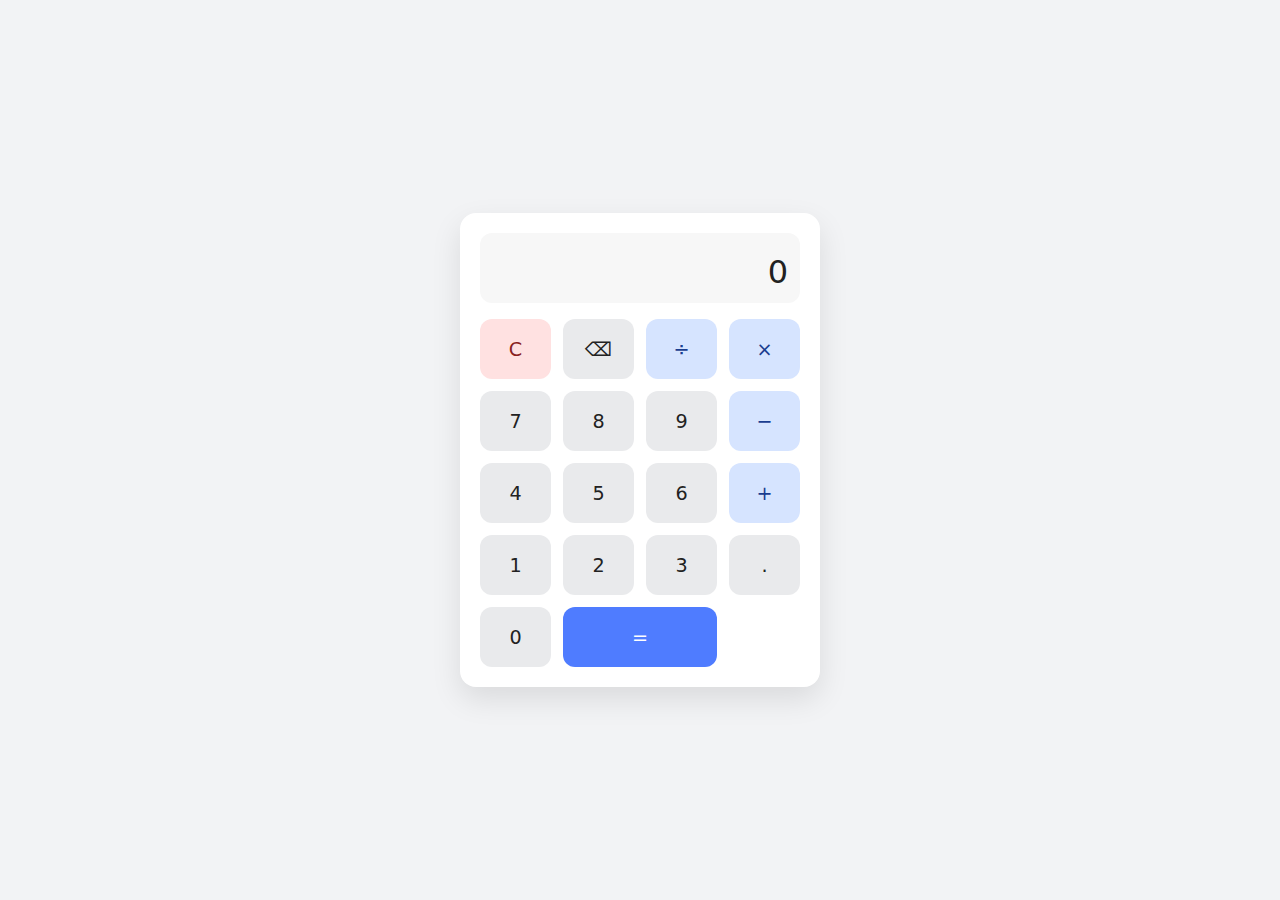
<file: L1-T1-calculator/index.html>
<!DOCTYPE html>
<html lang="en">
<head>
    <meta charset="UTF-8" />
    <meta name="viewport" content="width=device-width, initial-scale=1.0" />
    <title>Calculator</title>
    <link rel="stylesheet" href="design.css">
</head>
<body>

<div class="calculator">
    <div id="display" class="display">0</div>

    <div class="buttons">
        <button class="clear" data-action="clear">C</button>
        <button data-action="delete">⌫</button>
        <button class="operator" data-value="/">÷</button>
        <button class="operator" data-value="*">×</button>

        <button data-value="7">7</button>
        <button data-value="8">8</button>
        <button data-value="9">9</button>
        <button class="operator" data-value="-">−</button>

        <button data-value="4">4</button>
        <button data-value="5">5</button>
        <button data-value="6">6</button>
        <button class="operator" data-value="+">+</button>

        <button data-value="1">1</button>
        <button data-value="2">2</button>
        <button data-value="3">3</button>
        <button data-value=".">.</button>

        <button data-value="0">0</button>
        <button class="equals" data-action="calculate">=</button>
    </div>
</div>

<script src="logic.js"></script>
</body>
</html>
</file>
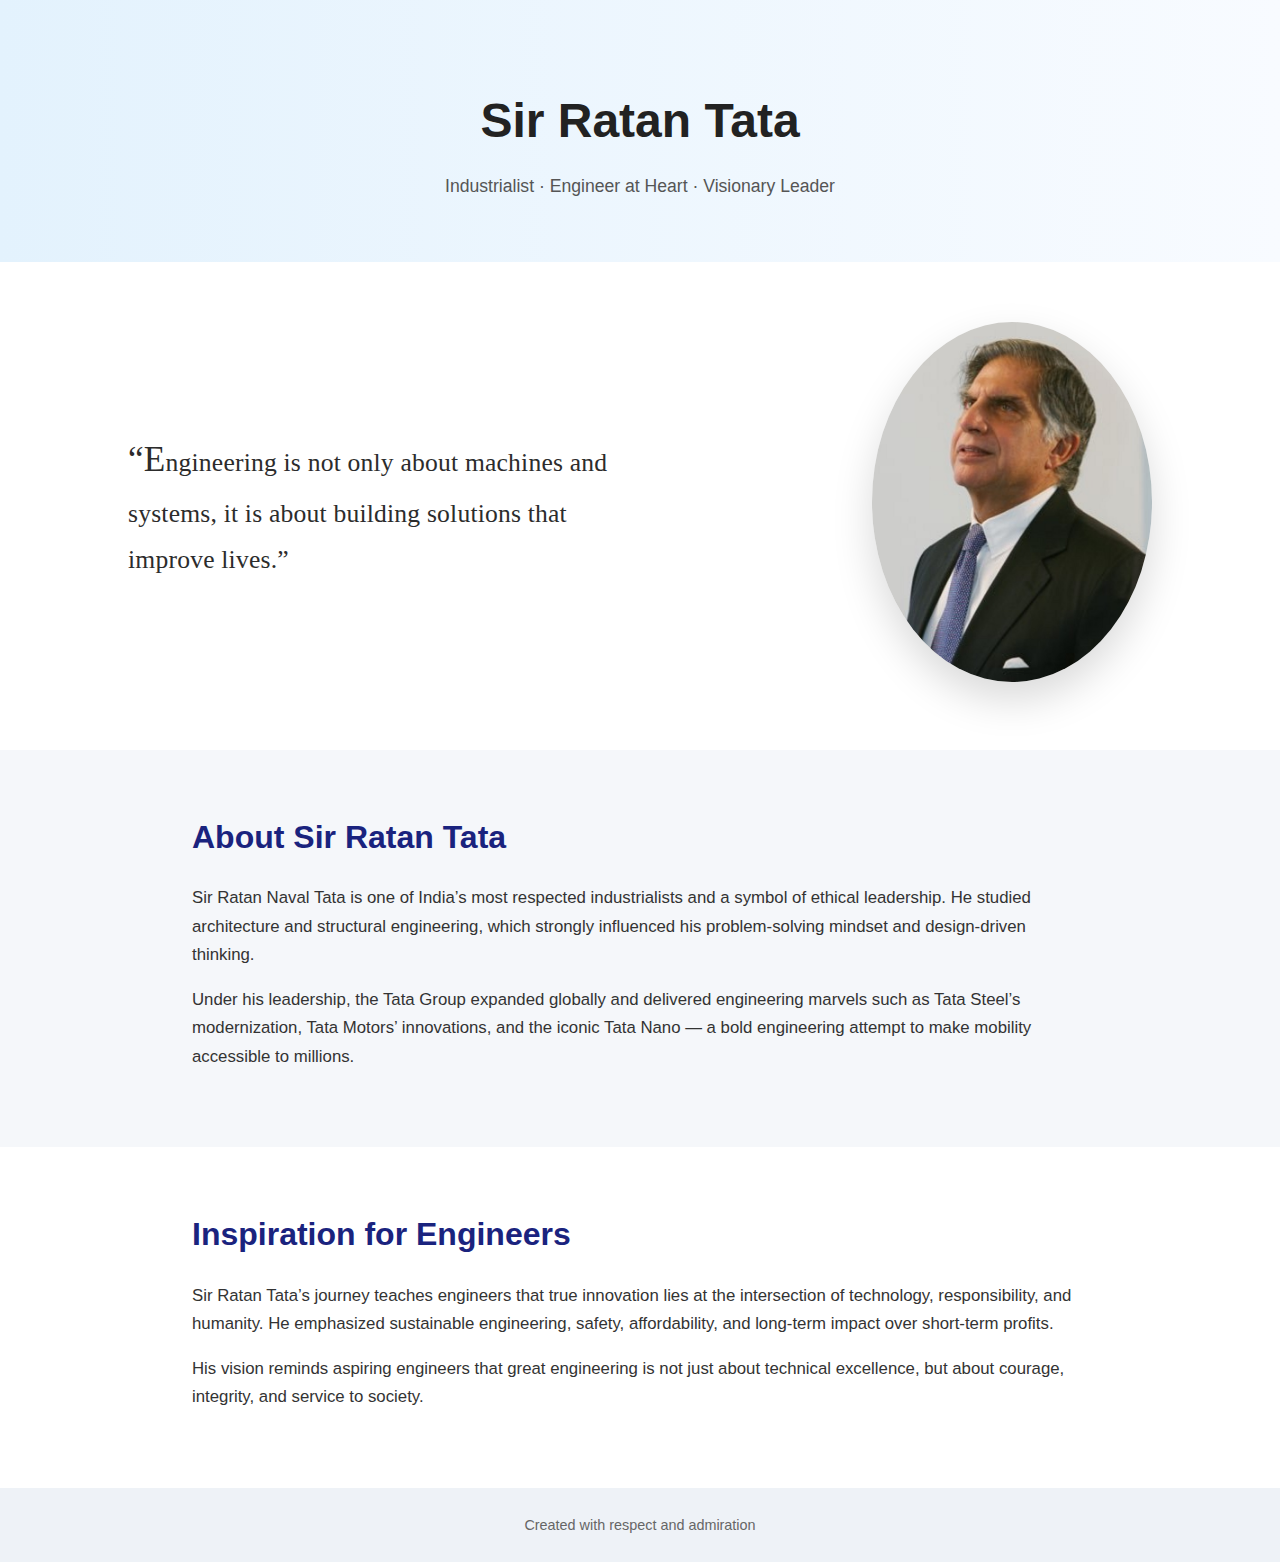
<file: L1-T2-tributepage/index.html>
<!DOCTYPE html>
<html lang="en">
<head>
    <meta charset="UTF-8">
    <title>Tribute to Ratan Tata</title>
    <link rel="stylesheet" href="style.css">
</head>
<body>

    <section class="hero">
        <h1>Sir Ratan Tata</h1>
        <p class="subtitle">Industrialist · Engineer at Heart · Visionary Leader</p>
    </section>

    <section class="intro">
        
        <div class="intro-text">
            <p>
                “Engineering is not only about machines and systems,
                it is about building solutions that improve lives.”
            </p>
        </div>
        <div class="intro-image">
            <img src="ratan-tata.jpg" alt="Ratan Tata">
        </div>
    </section>

    <section class="content">
        <h2>About Sir Ratan Tata</h2>
        <p>
            Sir Ratan Naval Tata is one of India’s most respected industrialists
            and a symbol of ethical leadership. He studied architecture and
            structural engineering, which strongly influenced his problem-solving
            mindset and design-driven thinking.
        </p>
        <p>
            Under his leadership, the Tata Group expanded globally and delivered
            engineering marvels such as Tata Steel’s modernization, Tata Motors’
            innovations, and the iconic Tata Nano — a bold engineering attempt to
            make mobility accessible to millions.
        </p>
    </section>

    <section class="content light">
        <h2>Inspiration for Engineers</h2>
        <p>
            Sir Ratan Tata’s journey teaches engineers that true innovation
            lies at the intersection of technology, responsibility, and humanity.
            He emphasized sustainable engineering, safety, affordability,
            and long-term impact over short-term profits.
        </p>
        <p>
            His vision reminds aspiring engineers that great engineering
            is not just about technical excellence, but about courage,
            integrity, and service to society.
        </p>
    </section>

    <footer>
        <p>Created with respect and admiration</p>
    </footer>

</body>
</html>
</file>
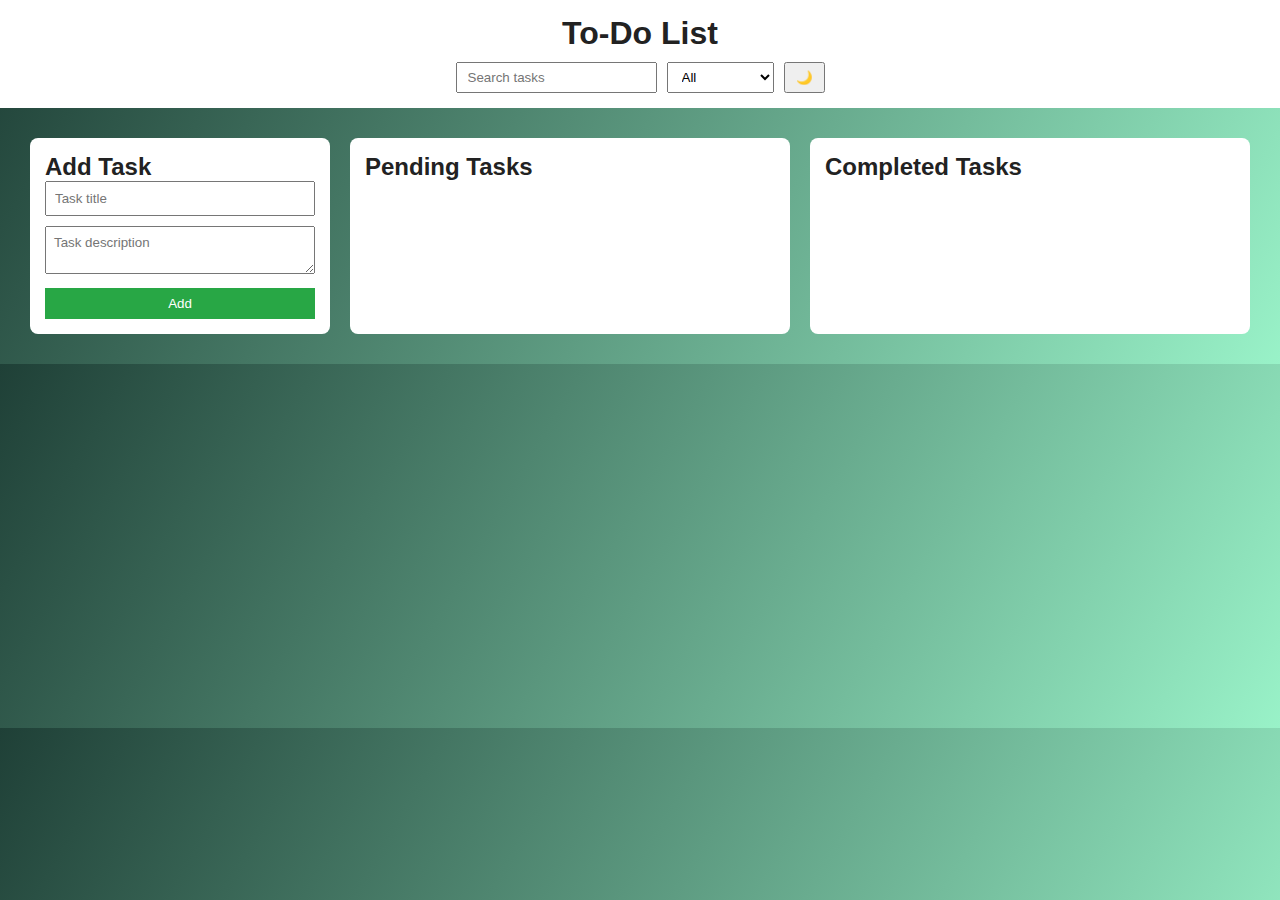
<file: L1-T3-todolist/index.html>
<!DOCTYPE html>
<html lang="en">
<head>
    <meta charset="UTF-8">
    <title>To-Do List</title>
    <link rel="stylesheet" href="style.css">
</head>
<body>

<header>
    <h1>To-Do List</h1>

    <div class="controls">
        <input type="text" id="search" placeholder="Search tasks">
        <select id="filter">
            <option value="all">All</option>
            <option value="pending">Pending</option>
            <option value="completed">Completed</option>
        </select>
        <button id="themeToggle">🌙</button>
    </div>
</header>

<main class="container">

    <section class="add-task">
        <h2>Add Task</h2>
        <input type="text" id="title" placeholder="Task title">
        <textarea id="description" placeholder="Task description"></textarea>
        <button id="addBtn">Add</button>
    </section>

    <section class="task-section" id="pendingSection">
        <h2>Pending Tasks</h2>
        <div id="pendingTasks" class="task-list"></div>
    </section>

    <section class="task-section" id="completedSection">
        <h2>Completed Tasks</h2>
        <div id="completedTasks" class="task-list"></div>
    </section>

</main>

<script src="script.js"></script>
</body>
</html>
</file>
<file: L1-T1-calculator/design.css>
* {
    box-sizing: border-box;
    font-family: system-ui, -apple-system, BlinkMacSystemFont, "Segoe UI", Roboto, sans-serif;
}

body {
    margin: 0;
    min-height: 100vh;
    display: flex;
    align-items: center;
    justify-content: center;
    background: #f2f3f5;
}

.calculator {
    width: 100%;
    max-width: 360px;
    background: #ffffff;
    border-radius: 16px;
    box-shadow: 0 12px 30px rgba(0, 0, 0, 0.1);
    padding: 20px;
}

.display {
    width: 100%;
    height: 70px;
    border-radius: 12px;
    background: #f7f7f7;
    margin-bottom: 16px;
    padding: 12px;
    display: flex;
    align-items: flex-end;
    justify-content: flex-end;
    font-size: 2rem;
    font-weight: 500;
    color: #222;
    overflow-x: auto;
}

.buttons {
    display: grid;
    grid-template-columns: repeat(4, 1fr);
    gap: 12px;
}

button {
    height: 60px;
    border: none;
    border-radius: 12px;
    font-size: 1.2rem;
    font-weight: 500;
    cursor: pointer;
    background: #e9eaec;
    color: #222;
    transition: background 0.15s ease, transform 0.05s ease;
}

button:hover {
    background: #dcdde0;
}

button:active {
    transform: scale(0.97);
}

.operator {
    background: #d6e4ff;
    color: #1a3d8f;
}

.operator:hover {
    background: #c6d8ff;
}

.equals {
    grid-column: span 2;
    background: #4f7cff;
    color: #ffffff;
}

.equals:hover {
    background: #436ae0;
}

.clear {
    background: #ffe1e1;
    color: #8a1f1f;
}

.clear:hover {
    background: #ffd1d1;
}
</file>
<file: L1-T2-tributepage/style.css>
* {
    margin: 0;
    padding: 0;
    box-sizing: border-box;
    font-family: "Segoe UI", Roboto, Helvetica, Arial, sans-serif;
}

body {
    background: #f5f7fa;
    color: #222;
    line-height: 1.7;
}

/* Hero Section */
.hero {
    padding: 80px 20px 60px;
    text-align: center;
    background: linear-gradient(to right, #e3f2fd, #f8fbff);
}

.hero h1 {
    font-size: 3rem;
    font-weight: 600;
}

.subtitle {
    margin-top: 10px;
    font-size: 1.1rem;
    color: #555;
}

/* Intro Section */
.intro {
    display: flex;
    align-items: center;
    justify-content: space-between;
    padding: 60px 10%;
    background: #ffffff;
    gap: 40px;
}

.intro-text {
    flex: 1;
    max-width: 520px;
    font-size: 1.6rem;
    font-weight: 400;
    line-height: 1.8;
    letter-spacing: 0.2px;
    color: #2c2c2c;
}

.intro-text p {
    font-family: "Georgia", "Times New Roman", serif;
}

.intro-text p::first-letter {
    font-size: 2.2rem;
    font-weight: 500;
}

/* Intro Image */
.intro-image {
    flex: 1;
    text-align: right;
}

.intro-image img {
    width: 280px;
    height: 360px;
    object-fit: cover;
    border-radius: 50%;
    box-shadow: 0 18px 40px rgba(0, 0, 0, 0.15);
    transition: transform 0.4s ease, box-shadow 0.4s ease;
}

.intro-image img:hover {
    transform: scale(1.05);
    box-shadow: 0 28px 60px rgba(0, 0, 0, 0.25);
}

/* Content Sections */
.content {
    padding: 60px 15%;
    background: #f5f7fa;
}

.content.light {
    background: #ffffff;
}

.content h2 {
    font-size: 2rem;
    margin-bottom: 20px;
    color: #1a237e;
}

.content p {
    margin-bottom: 16px;
    font-size: 1.05rem;
    color: #333;
}

/* Footer */
footer {
    padding: 25px;
    text-align: center;
    font-size: 0.9rem;
    color: #666;
    background: #eef2f7;
}

/* Responsive Design */
@media (max-width: 768px) {
    .intro {
        flex-direction: column;
        text-align: center;
    }

    .intro-text {
        font-size: 1.4rem;
        max-width: 100%;
    }

    .intro-image {
        text-align: center;
    }

    .intro-image img {
        width: 220px;
        height: 280px;
    }
}
</file>
<file: L1-T3-todolist/style.css>
* {
    margin: 0;
    padding: 0;
    box-sizing: border-box;
    font-family: "Segoe UI", Arial, sans-serif;
}

body {
    background: linear-gradient(120deg, #1f4037, #99f2c8);
    color: #222;
    transition: 0.3s;
}

body.dark {
    background: #121212;
    color: #eee;
}

header {
    background: #ffffff;
    padding: 15px;
    text-align: center;
}

body.dark header {
    background: #1e1e1e;
}

.controls {
    margin-top: 10px;
    display: flex;
    justify-content: center;
    gap: 10px;
}

.controls input,
.controls select,
.controls button {
    padding: 6px 10px;
}

.container {
    display: grid;
    grid-template-columns: 300px 1fr 1fr;
    gap: 20px;
    padding: 30px;
}

.add-task,
.task-section {
    background: #ffffff;
    padding: 15px;
    border-radius: 8px;
}

body.dark .add-task,
body.dark .task-section,
body.dark .task {
    background: #1e1e1e;
}

.add-task input,
.add-task textarea {
    width: 100%;
    padding: 8px;
    margin-bottom: 10px;
}

.add-task button {
    width: 100%;
    padding: 8px;
    background: #28a745;
    border: none;
    color: #fff;
    cursor: pointer;
}

.task {
    background: #fff;
    padding: 12px;
    margin-bottom: 10px;
    border-radius: 6px;
    cursor: grab;
}

.task small {
    display: block;
    margin-top: 6px;
    color: #666;
}

.task-actions {
    margin-top: 8px;
    display: flex;
    gap: 6px;
}

.task-actions button {
    padding: 5px 8px;
    font-size: 0.8rem;
    border: none;
    cursor: pointer;
}

.complete-btn { background: #007bff; color: #fff; }
.edit-btn { background: #ffc107; }
.delete-btn { background: #dc3545; color: #fff; }

@media (max-width: 900px) {
    .container {
        grid-template-columns: 1fr;
    }
}
</file>
